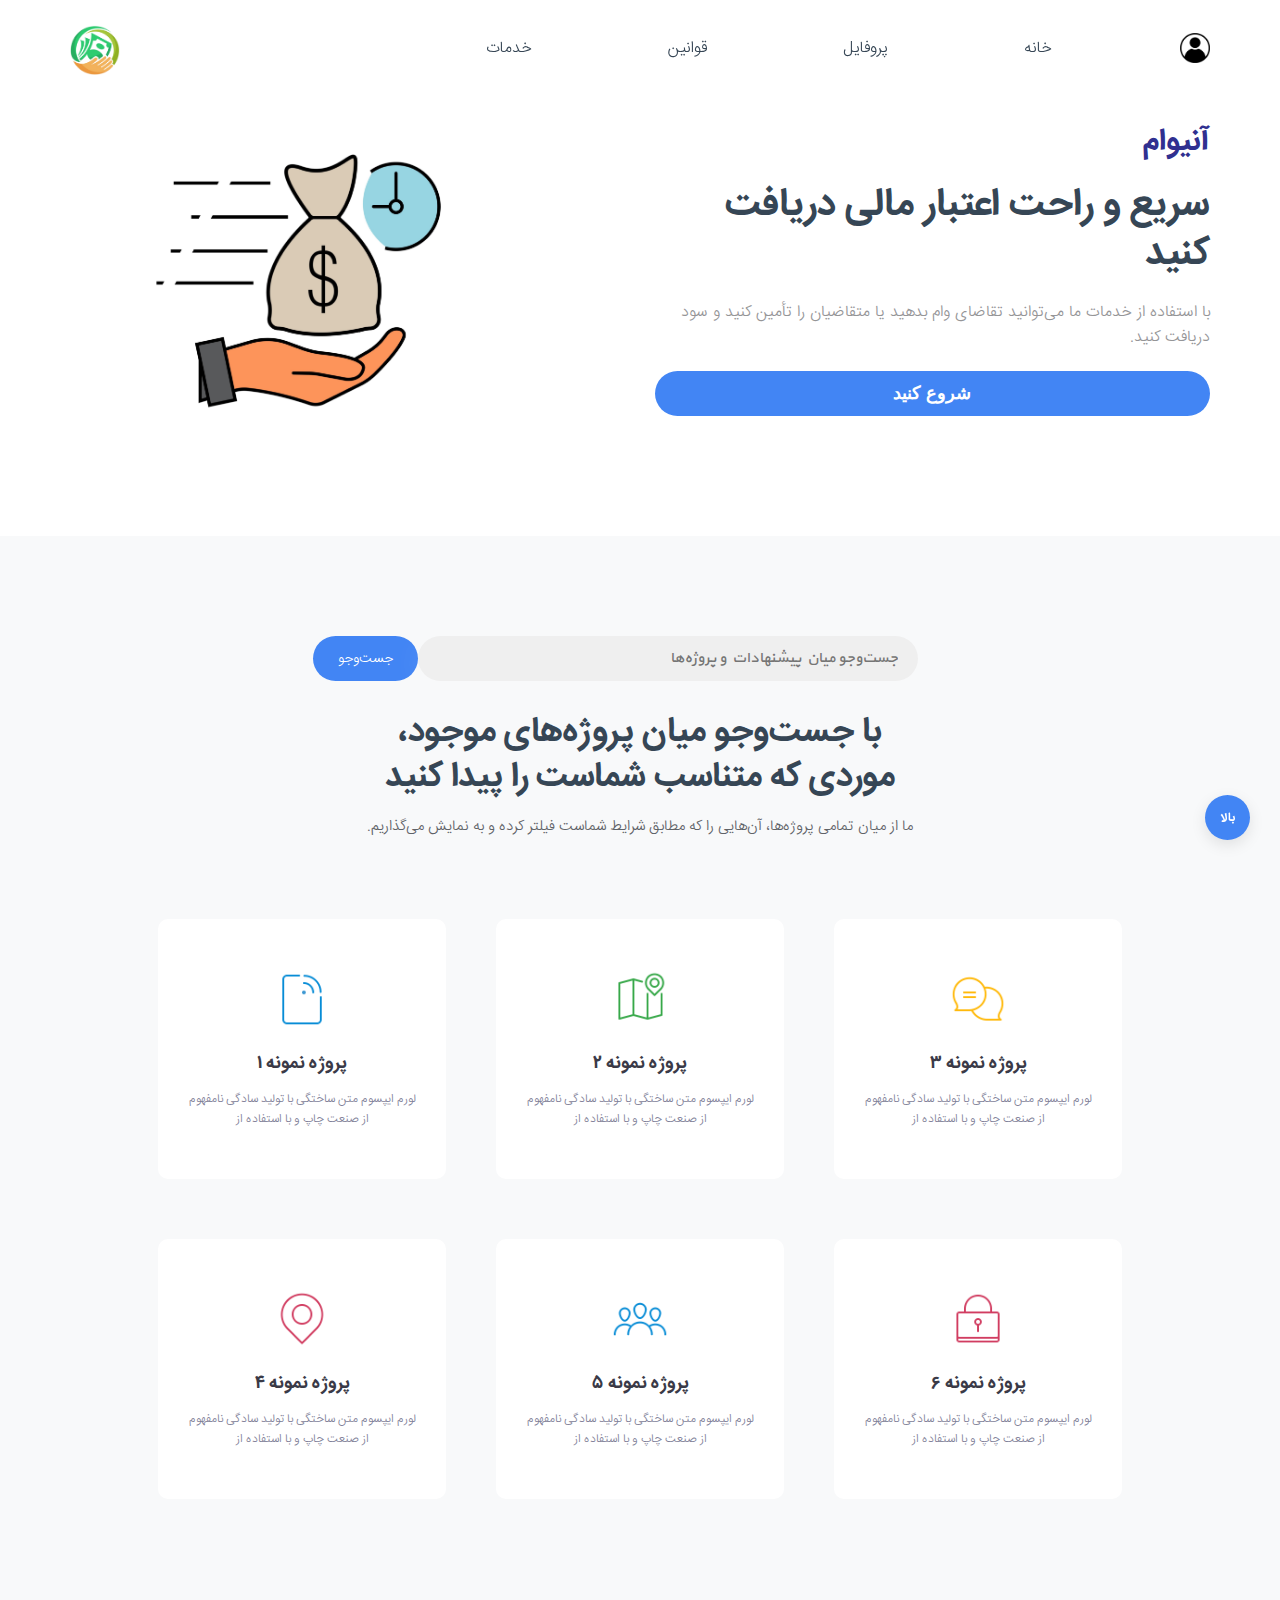
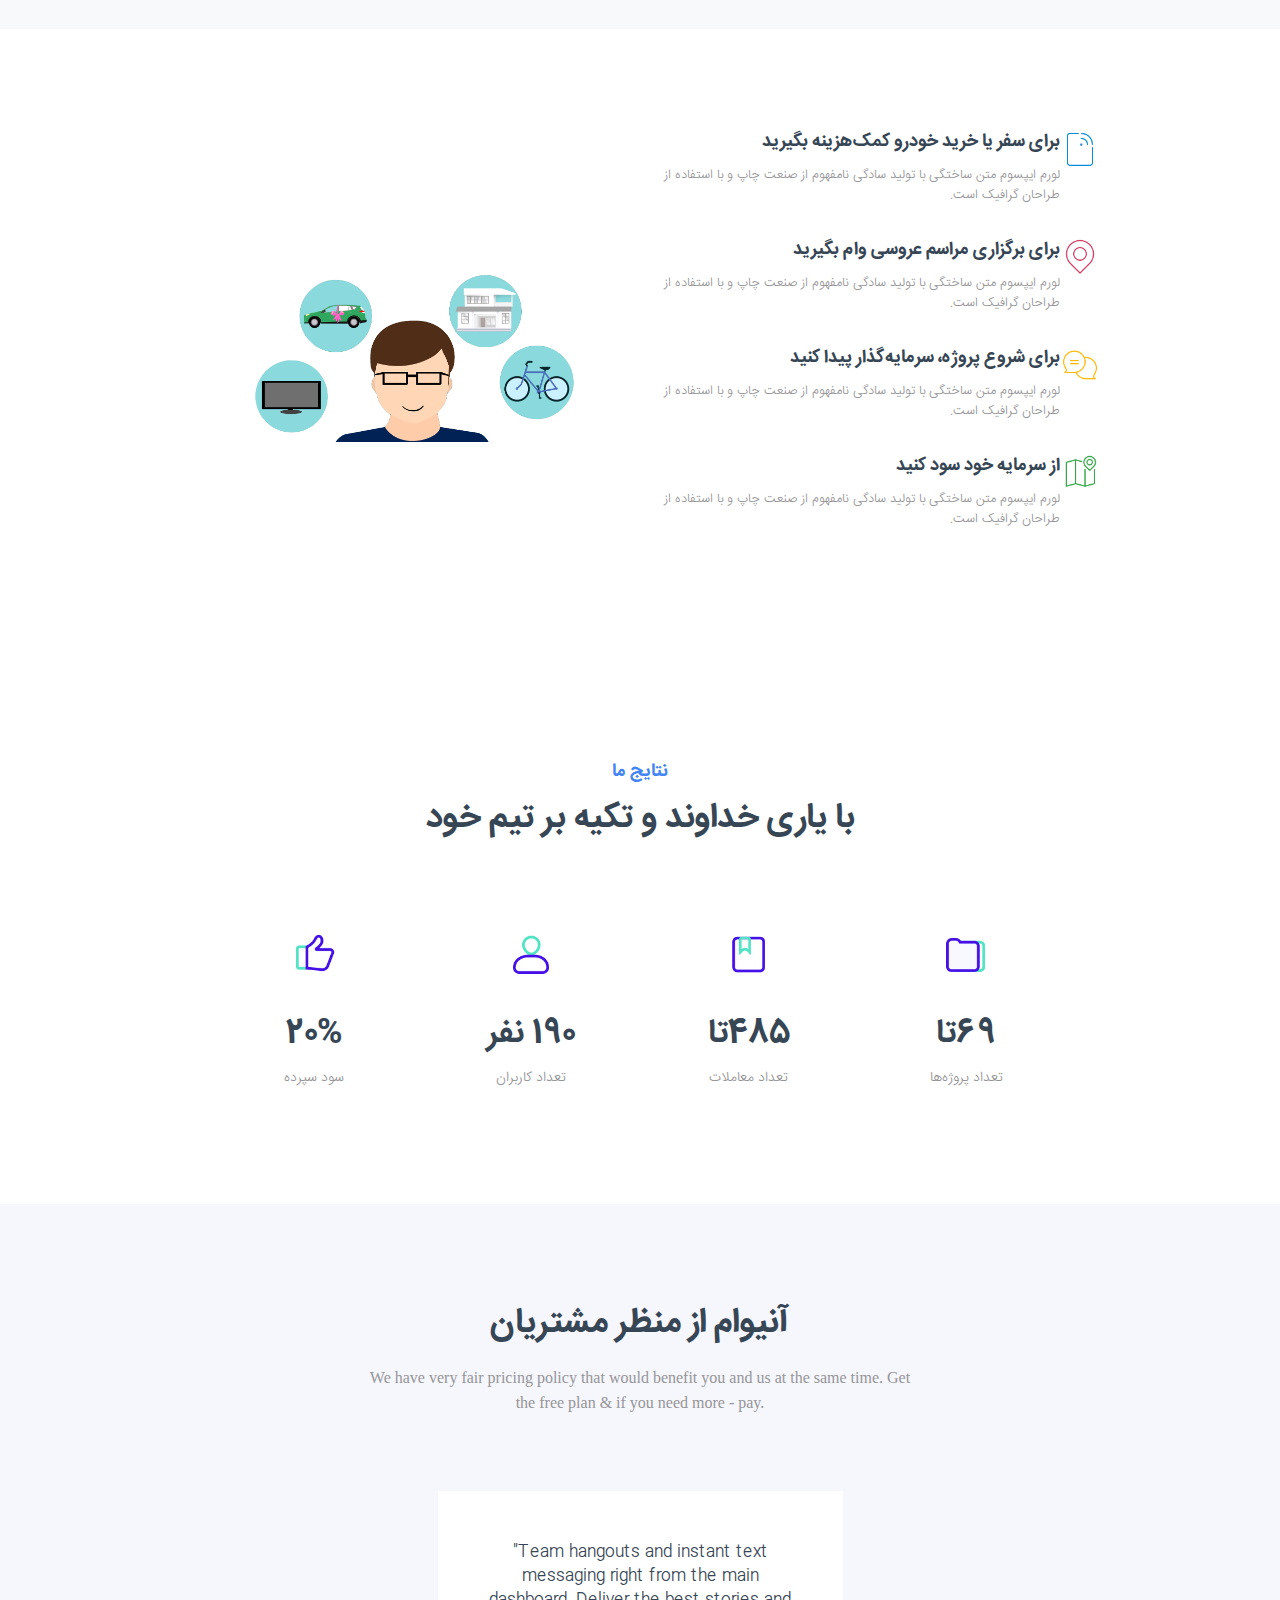
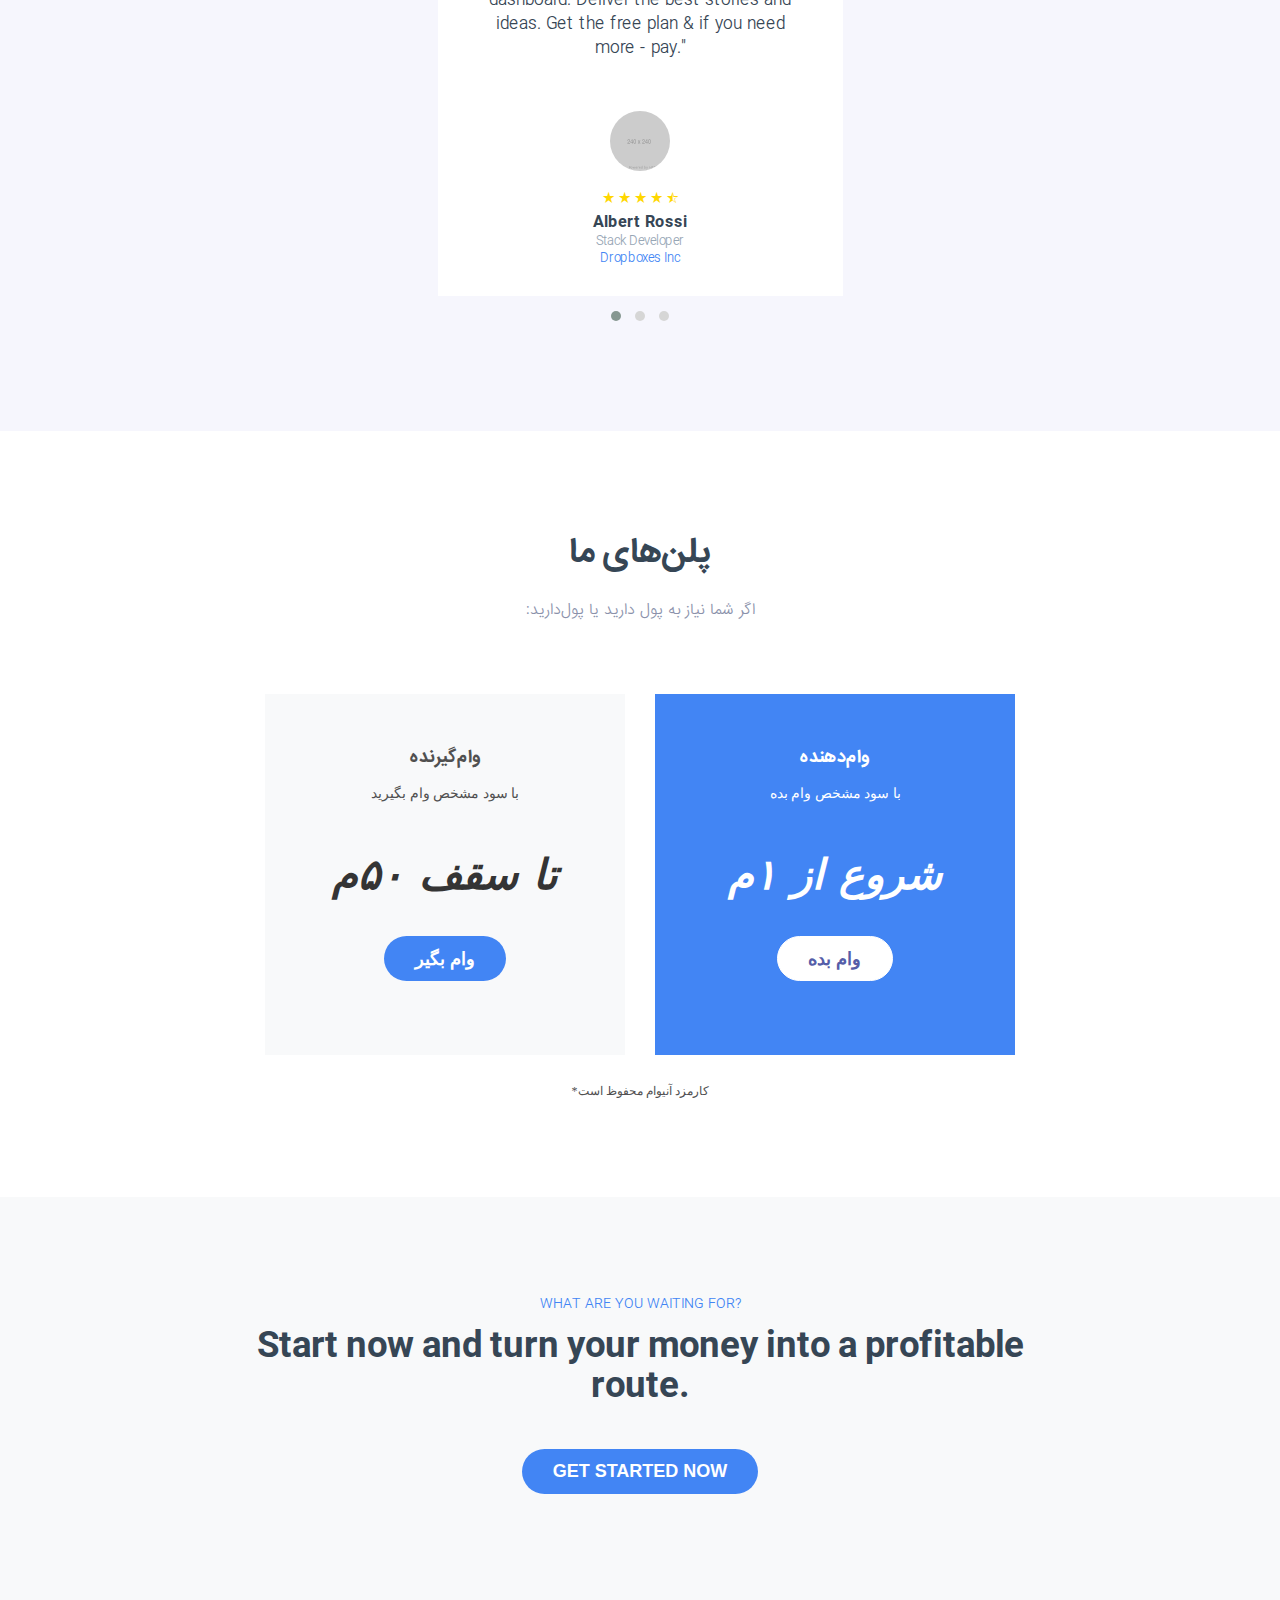
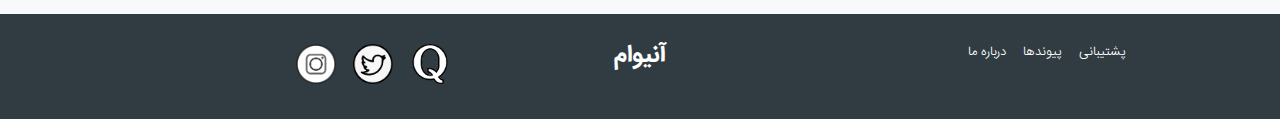
<file: index.html>
﻿<!DOCTYPE html>
<html lang="en">
  <head>
    <meta charset="utf-8">
    <title>پلتفرم مالی آنیوام</title>
    <link rel="icon" href="assets/icons/favicon.png" type="image/png" sizes="16x16">
    <meta name="viewport" content="width=device-width, initial-scale=1">
    <meta http-equiv="X-UA-Compatible" content="IE=edge">
    <!-- <meta name="description" content="Pelican Multipurpose Startup Business Template">
    <meta name="keywords" content="Pelican HTML Template, Pelican Startup Business Template, Startup Template"> -->
    <link href="assets/css/bootstrap.min.css" rel="stylesheet" type="text/css" media="all" />
    <!--<link rel="stylesheet" href="https://cdn.rtlcss.com/bootstrap/v4.2.1/css/bootstrap.min.css" integrity="sha384-vus3nQHTD+5mpDiZ4rkEPlnkcyTP+49BhJ4wJeJunw06ZAp+wzzeBPUXr42fi8If" crossorigin="anonymous">-->
    <link rel="stylesheet" href="assets/css/animate.css"> <!-- Resource style -->
    <link rel="stylesheet" href="assets/css/owl.carousel.css">
    <link rel="stylesheet" href="assets/css/owl.theme.css">
    <link rel="stylesheet" href="assets/css/ionicons.min.css"> <!-- Resource style -->
    <link href="assets/css/style.css" rel="stylesheet" type="text/css" media="all" />
  </head>
  <body>
    <div class="wrapper">
      <!-- Navbar Section -->
      <nav class="navbar navbar-expand-md navbar-light bg-light fixed-top">
        <div class="container container">
          <img src="assets/images/Logo.png" width="50" height="50">
          <p style="margin-left: 30px;">
          <!--<button class="navbar-toggler" type="button" data-toggle="collapse" data-target="#navbarSupportedContent" aria-controls="navbarSupportedContent" aria-expanded="false" aria-label="Toggle navigation">
            <span class="navbar-toggler-icon"></span>
          </button>-->
          <div class="collapse navbar-collapse" id="navbarSupportedContent">
            <ul class="navbar-nav ml-auto navbar-right">
              <li class="nav-item"><a class="nav-link js-scroll-trigger" href="assets/pages/services.html">خدمات</a></li>
              <li class="nav-item"><a class="nav-link js-scroll-trigger" href="assets/pages/rules.html">قوانین</a></li>
              <li class="nav-item"><a class="nav-link js-scroll-trigger" href="assets/pages/profile.html">پروفایل</a></li>
              <li class="nav-item"><a class="nav-link js-scroll-trigger" href="./index.html">خانه</a></li>
              <a href="assets/pages/login.html"><img src="assets/images/profile.png" width="30" height="30"></a>
            </ul>
          </div>
        </div>
      </nav>
      <!-- Navbar End -->


      <div id="main" class="main">
        <div class="hero">
          <div class="container">
            <div class="row align-center">
              <div class="col-md-12 col-lg-5">
                <img class="img-fluid" src="assets/images/instant-loans.jpg" alt="Hero">
              </div>
              <div class="col-md-12 col-lg-6 offset-lg-1">
                <div class="hero-content">
                  <h5 style="text-align: right">آنیوام</h5>
                  <h2 style="text-align: right">سریع و راحت اعتبار مالی دریافت کنید</h2>
                  <p dir="rtl" style="text-align: right; font-family: 'IranSans'">با استفاده از خدمات ما می‌توانید تقاضای وام بدهید یا متقاضیان را تأمین کنید و سود دریافت کنید.</p>
                  <div class="form">
                  <a href="https://google.com" class="btn btn-primary btn-action" style="display:block">شروع کنید</a>

                  <div id="response"></div>
                </div>
                </div>
              </div>
            </div>
          </div>
        </div>


        <div id="features" class="features">
          <div class="container-m">
            <div class="row text-center">
              <div class="col-md-12">
                <div class="form" style="align:center">
                  <form id="chimp-form" class="search-form" action="/search" method="get" accept-charset="UTF-8" autocomplete="off" novalidate>
                    <input class="submit-button" type="submit" value="جست‌وجو" align="center"><input class="mail" id="chimp-email" type="email" name="email" placeholder="جست‌وجو میان پیشنهادات و پروژه‌ها" autocomplete="off" style="text-align:right; width:500px">
                  </form>
                </div>
                <div class="features-intro">
                  <h2 style="margin-top: 30px">با جست‌وجو میان پروژه‌های موجود، موردی که متناسب شماست را پیدا کنید</h2>
                  <p dir="rtl" style="font-family: 'IranSans'; font-size: 15px; font-weight: lighter">ما از میان تمامی پروژه‌ها، آن‌هایی را که مطابق شرایط شماست فیلتر کرده و به نمایش می‌گذاریم. </p>
                </div>
              </div>
              <div class="col-sm-6 col-lg-4">
                <div class="feature-list">
                  <div class="card-icon">
                    <div class="card-img">
                      <img src="assets/icons/p1.png" width="60" alt="Feature">
                    </div>
                  </div>
                  <div class="card-text">
                    <h3>پروژه نمونه ۱</h3>
                    <p>لورم ایپسوم متن ساختگی با تولید سادگی نامفهوم از صنعت چاپ و با استفاده از</p>
                  </div>
                </div>
              </div>
              <div class="col-sm-6 col-lg-4">
                <div class="feature-list">
                  <div class="card-icon">
                    <div class="card-img">
                      <img src="assets/icons/p2.png" width="60" alt="Feature">
                    </div>
                  </div>
                  <div class="card-text">
                    <h3>پروژه نمونه ۲</h3>
                    <p>لورم ایپسوم متن ساختگی با تولید سادگی نامفهوم از صنعت چاپ و با استفاده از</p>
                  </div>
                </div>
              </div>
              <div class="col-sm-6 col-lg-4">
                <div class="feature-list">
                  <div class="card-icon">
                    <div class="card-img">
                      <img src="assets/icons/p3.png" width="60" alt="Feature">
                    </div>
                  </div>
                  <div class="card-text">
                    <h3>پروژه نمونه ۳</h3>
                    <p>لورم ایپسوم متن ساختگی با تولید سادگی نامفهوم از صنعت چاپ و با استفاده از</p>
                  </div>
                </div>
              </div>
              <div class="col-sm-6 col-lg-4">
                <div class="feature-list">
                  <div class="card-icon">
                    <div class="card-img">
                      <img src="assets/icons/p4.png" width="60" alt="Feature">
                    </div>
                  </div>
                  <div class="card-text">
                    <h3>پروژه نمونه ۴</h3>
                    <p>لورم ایپسوم متن ساختگی با تولید سادگی نامفهوم از صنعت چاپ و با استفاده از</p>
                  </div>
                </div>
              </div>
              <div class="col-sm-6 col-lg-4">
                <div class="feature-list">
                  <div class="card-icon">
                    <div class="card-img">
                      <img src="assets/icons/p5.png" width="60" alt="Feature">
                    </div>
                  </div>
                  <div class="card-text">
                    <h3> پروژه نمونه ۵</h3>
                    <p>لورم ایپسوم متن ساختگی با تولید سادگی نامفهوم از صنعت چاپ و با استفاده از</p>
                  </div>
                </div>
              </div>
              <div class="col-sm-6 col-lg-4">
                <div class="feature-list">
                  <div class="card-icon">
                    <div class="card-img">
                      <img src="assets/icons/p6.png" width="60" alt="Feature">
                    </div>
                  </div>
                  <div class="card-text">
                    <h3>پروژه نمونه ۶</h3>
                    <p>لورم ایپسوم متن ساختگی با تولید سادگی نامفهوم از صنعت چاپ و با استفاده از</p>
                  </div>
                </div>
              </div>
            </div>
          </div>
        </div>


        <div id="services" class="ar-ft-single">
          <div class="container-m">
            <div class="ar-feature">
              <div class="ar-image">
                <img class="ar-img img-fluid" src="assets/images/uses.png" width="420" alt="Hero Image">
             </div>
              <div class="ar-list">
                <ul>
                  <li>
                    <div class="ar-icon">
                      <img src="assets/icons/p1.png" width="40" alt="Icon">
                    </div>
                   <div class="ar-text" style="text-align:right" dir="rtl">
                     <h3>برای سفر یا خرید خودرو کمک‌هزینه بگیرید</h3>
                     <p style="font-family: 'IranSans'; font-size: 0.8rem">لورم ایپسوم متن ساختگی با تولید سادگی نامفهوم از صنعت چاپ و با استفاده از طراحان گرافیک است.</p>
                   </div>
                 </li>
                 <li>
                   <div class="ar-icon">
                     <img src="assets/icons/p4.png" width="40" alt="Icon">
                   </div>
                   <div class="ar-text" style="text-align:right" dir="rtl">
                     <h3 style="text-align:right">برای برگزاری مراسم عروسی وام بگیرید</h3>
                     <p style="font-family: 'IranSans'; font-size: 0.8rem">لورم ایپسوم متن ساختگی با تولید سادگی نامفهوم از صنعت چاپ و با استفاده از طراحان گرافیک است.</p>
                   </div>
                 </li>
                 <li>
                   <div class="ar-icon">
                     <img src="assets/icons/p3.png" width="40" alt="Icon">
                   </div>
                   <div class="ar-text" style="text-align:right" dir="rtl">
                     <h3 style="text-align:right">برای شروع پروژه، سرمایه‌گذار پیدا کنید</h3>
                     <p style="font-family: 'IranSans'; font-size: 0.8rem">لورم ایپسوم متن ساختگی با تولید سادگی نامفهوم از صنعت چاپ و با استفاده از طراحان گرافیک است.</p>
                   </div>
                 </li>
                 <li>
                   <div class="ar-icon">
                     <img src="assets/icons/p2.png" width="40" alt="Icon">
                   </div>
                   <div class="ar-text" style="text-align:right" dir="rtl">
                     <h3 style="text-align:right">از سرمایه‌ خود سود کنید</h3>
                     <p style="font-family: 'IranSans'; font-size: 0.8rem">لورم ایپسوم متن ساختگی با تولید سادگی نامفهوم از صنعت چاپ و با استفاده از طراحان گرافیک است.</p>
                   </div>
                 </li>
               </ul>
             </div>

          </div>
        </div>
      </div>


      <!--<div class="flex-split">
       <div class="f-left">
         <div class="left-content">
           <h2><span>Pelican</span> Analytics now got the next level</h2>
           <p>Just get the code and sit tight, you'll witness its power and performance in lead conversion.
              Powerful and productive technology.</p>
           <a href="#" class="btn btn-action"><span>Get Pelican</span></a>
         </div>
       </div>
       <div class="f-right">
         <div class="video-icon hidden-xs text-center">
           <a class="popup" href="https://www.youtube.com/watch?v=6NC_ODHu5jg"><i class="ion-ios-play"></i></a>
         </div>
       </div>
     </div>-->


   <!-- Counter Section -->
     <div class="yd-stats">
       <div class="container-s">
         <div class="row text-center">
           <div class="col-sm-12">
             <div class="intro">
               <h4>نتایج ما</h4>
               <h2>با یاری خداوند و تکیه بر تیم خود</h2>
             </div>
           </div>
           <div class="col-6 col-sm-3">
             <div class="counter-up">
               <div class="counter-icon">
                 <img src="assets/icons/i6.png" alt="Icon">
               </div>
                <h3><span class="counter">20</span>%</h3>
               <div class="counter-text">
                 <h2>سود سپرده</h2>
               </div>
             </div>
           </div>
           <div class="col-6 col-sm-3">
             <div class="counter-up">
               <div class="counter-icon">
                 <img src="assets/icons/i1.png" alt="Icon">
               </div>
                <h3 dir="rtl"><span class="counter">190</span> نفر</h3>
               <div class="counter-text">
                 <h2>تعداد کاربران</h2>
               </div>
             </div>
           </div>
           <div class="col-6 col-sm-3">
             <div class="counter-up">
               <div class="counter-icon">
                 <img src="assets/icons/i2.png" alt="Icon">
               </div>
                <h3 dir="rtl"><span class="counter">485</span>تا</h3>
               <div class="counter-text">
                 <h2>تعداد معاملات</h2>
               </div>
             </div>
           </div>
           <div class="col-6 col-sm-3">
             <div class="counter-up">
               <div class="counter-icon">
                 <img src="assets/icons/i5.png" alt="Icon">
               </div>
                <h3 dir="rtl"><span class="counter">69</span>تا</h3>
               <div class="counter-text">
                 <h2>تعداد پروژه‌ها</h2>
               </div>
             </div>
           </div>
         </div>
       </div>
     </div><!-- Counter Section Ends -->


      <div id="reviews" class="yd-reviews"><!-- Pelican Reviews -->
        <div class="container-s">
          <div class="row text-center">
            <div class="col-sm-12 col-lg-8 offset-lg-2">
              <div class="intro">
                <h1>آنیوام از منظر مشتریان</h1>
                <p>We have  very fair pricing policy that would benefit you and us at the same time.
                  Get the free plan &amp; if you need more - pay.
                </p>
              </div>
            </div>

            <div class="col-sm-12 col-lg-6 offset-lg-3 text-center">
              <div class="review-cards owl-carousel owl-theme">
                <div class="card-single">
                  <div class="review-text">
                    <h1>"Team hangouts and instant text messaging right from the main dashboard. Deliver the best stories and ideas.
                      Get the free plan & if you need more - pay."
                    </h1>
                  </div>
                  <div class="review-attribution">
                    <div class="review-img">
                      <img class="img-fluid rounded-circle" src="assets/icons/review-1.png" alt="Review">
                    </div>
                    <i class="ion ion-star"></i>
                    <i class="ion ion-star"></i>
                    <i class="ion ion-star"></i>
                    <i class="ion ion-star"></i>
                    <i class="ion ion-ios-star-half"></i>
                    <h2> Albert Rossi</h2>
                    <h6>Stack Developer</h6>
                    <a href="#">Dropboxes Inc</a>
                  </div>
                 </div>
                 <div class="card-single">
                  <div class="review-text">
                    <h1>"We have very fair pricing policy that would benefit you and us at the same time.
                      Choose what price you're willing to pay."
                    </h1>
                  </div>
                  <div class="review-attribution">
                    <div class="review-img">
                      <img class="img-fluid rounded-circle" src="assets/icons/review-2.png" alt="Review">
                    </div>
                    <i class="ion ion-star"></i>
                    <i class="ion ion-star"></i>
                    <i class="ion ion-star"></i>
                    <i class="ion ion-star"></i>
                    <i class="ion ion-ios-star-half"></i>
                    <h2> Melissa Vanbergh</h2>
                    <h6>Vice President</h6>
                    <a href="#">Vestor Corp</a>
                  </div>
                </div>
                <div class="card-single">
                  <div class="review-text">
                    <h1>"Team hangouts and instant text messaging right from the main dashboard. Deliver the best stories and ideas.
                      Get the free plan & if you need more - pay."
                    </h1>
                  </div>
                  <div class="review-attribution">
                    <div class="review-img">
                      <img class="img-fluid rounded-circle" src="assets/icons/review-3.png" alt="Review">
                    </div>
                    <i class="ion ion-star"></i>
                    <i class="ion ion-star"></i>
                    <i class="ion ion-star"></i>
                    <i class="ion ion-star"></i>
                    <i class="ion ion-star"></i>
                    <h2> Joshua Peterson</h2>
                    <h6>Product Developer</h6>
                    <a href="#">Betabet Inc</a>
                  </div>
                </div>
              </div>
            </div>
          </div>
        </div>
      </div>
      <!-- Pelican Reviews Ends -->



      <div id="pricing" class="pricing-section text-center">
        <div class="container">
          <div class="row">
            <div class="col-sm-8 offset-sm-2">
              <div class="pricing-intro">
                <h1>پلن‌های ما</h1>
                <p dir="rtl" style="font-family: 'IranSans'; font-weight: lighter">
                  اگر شما نیاز به پول دارید یا پول‌دارید:
                </p>
              </div>
              <div class="row">
                <div class="col-md-6">
                  <div class="table-left">
                    <h3>وام‌گیرنده</h3>
                    <p>با سود مشخص وام بگیرید</p>
                    <div class="pricing-details">
                     <span>تا سقف ۵۰م</span>
                    </div>
                    <button class="btn btn-primary btn-action" type="button">وام بگیر</button>
                  </div>
                </div>

                <div class="col-md-6">
                  <div class="table-right">
                    <h3>وام‌دهنده</h3>
                    <p>با سود مشخص وام بده</p>

                    <div class="pricing-details">
                     <span>شروع از ۱م</span>
                    </div>
                    <button class="btn btn-primary btn-action btn-white" type="button">وام بده</button>
                  </div>
                </div>
              </div>
              <p class="refund-txt">*کارمزد آنیوام محفوظ است</p>
            </div>
          </div>
        </div>
      </div>



      <div id="buy" class="cta-sm">
        <div class="container-m text-center">
          <div class="cta-content">
            <h4>WHAT ARE YOU WAITING FOR?</h4>
            <h1>Start now and turn your money into a profitable route.</h1>
            <a class="btn-action" href="#">Get Started now</a>
          </div>
        </div>
      </div>


      <!-- Pelican Footer Section -->
      <div class="footer-sm">
        <div class="container-m">
          <div class="row">
            <div class="col-md-4" align="left">
              <ul>
                <li><a href="https://instagram.com"><img src="assets/images/insta.png" height="40" width="40"></a></li>
                <li><a href="https://twitter.com"><img src="assets/images/tweet.png" height="40" width="40"></a></li>
                <li><a href="http://shalqam.ir"><img src="assets/images/shlqm.png" height="40" width="40"></a></li>
              </ul>
            </div>
            <div class="col-md-4">
              <a class="footer-logo" href="#">آنیوام</a>
            </div>
            <div class="col-md-4">
              <ul>
                <li><a href="#">درباره ما</a></li>
                <li><a href="#">پیوندها</a></li>
                <li><a href="#">پشتیبانی</a></li>
              </ul>
            </div>
          </div>
        </div>
      </div>


       <!-- Scroll To Top -->
        <div id="back-top" class="bk-top">
          <div class="bk-top-txt">
             <a class="back-to-top js-scroll-trigger" href="#main">بالا</a>
          </div>
        </div>
       <!-- Scroll To Top Ends-->

      </div> <!-- Main -->
    </div><!-- Wrapper -->


    <!-- Jquery and Js Plugins -->
    <script type="text/javascript" src="assets/js/jquery-2.1.1.js"></script>
    <script type="text/javascript" src="assets/js/popper.min.js"></script>
    <script type="text/javascript" src="assets/js/bootstrap.min.js"></script>
    <script type="text/javascript" src="assets/js/jquery.validate.min.js"></script>
    <script type="text/javascript" src="assets/js/plugins.js"></script>
    <script type="text/javascript" src="assets/js/custom.js"></script>
    <script type="text/javascript" src="http://localhost:35729/livereload.js"></script>
  </body>
</html>
</file>
<file: assets/css/style.css>
/*
 1. Reset.css
 2. navigation Styling
 3. Hero section
 4. Features Section counter
 5. Feature Single
 6. Video Split Section
 7. Services Section
 8. Pricing tables
 9. Reviews
 10. CTA
 11. Footer and Scroll Top
 12. Media Queries
 -----*/

/* http://meyerweb.com/eric/tools/css/reset/
   v2.0 | 20110126
   License: none (public domain)
*/

html, body, div, span, applet, object, iframe,
h1, h2, h3, h4, h5, h6, p, blockquote, pre,
a, abbr, acronym, address, big, cite, code,
del, dfn, em, img, ins, kbd, q, s, samp,
small, strike, strong, sub, sup, tt, var,
b, u, i, center,
dl, dt, dd, ol, ul, li,
fieldset, form, label, legend,
table, caption, tbody, tfoot, thead, tr, th, td,
article, aside, canvas, details, embed,
figure, figcaption, footer, header, hgroup,
menu, nav, output, ruby, section, summary,
time, mark, audio, video, center {
	margin: 0;
	padding: 0;
	border: 0;
	font-size: 100%;
	font-family: IranSans;
	vertical-align: baseline;
}
/* HTML5 display-role reset for older browsers */
article, aside, details, figcaption, figure,
footer, header, hgroup, menu, nav, section {
	display: block;
}
body {
	line-height: 1;
}
ol, ul {
	list-style: none;
}
blockquote, q {
	quotes: none;
}
blockquote:before, blockquote:after,
q:before, q:after {
	content: '';
	content: none;
}
table {
	border-collapse: collapse;
	border-spacing: 0;
}


/* --- Common Styles ---*/

h1, h2, h3, h4, h5, h6 {
	font-family: 'IranSans';
  font-size: 16px;
}

p {
	font-family: 'Open Sans';
	font-size: 14px;
}

/*----- Helper Classes -----*/

html * {
	text-rendering: optimizeLegibility !important;
  -webkit-font-smoothing: antialiased;
  -moz-osx-font-smoothing: grayscale;
}

body {
	-webkit-font-smoothing: antialiased;
	-moz-osx-font-smoothing: grayscale;
}

*, *:after, *:before {
  -webkit-box-sizing: border-box;
  -moz-box-sizing: border-box;
  box-sizing: border-box;
}

@font-face {
font-family: "IranSans";
src: url("../fonts/IRANSans.woff") format("woff");
font-weight: normal;
}

@font-face {
font-family: "IranSans";
src: url("../fonts/IRANSans-Bold.woff") format("woff");
font-weight: bold;
}

@font-face {
font-family: "IranSans";
src: url("../fonts/IRANSans-Light.woff") format("woff");
font-weight: lighter;
}

@font-face {
font-family: "Yekan";
src: url("../fonts/Yekan.woff") format("woff");
}

#loading {
   width: 100%;
   height: 100%;
   top: 0px;
   left: 0px;
   position: fixed;
   opacity: 1;
   background-color: #F2F2F2;
   z-index: 9999;
   text-align: center;
}

#loading-image {
	display: inline;
  top: 40%;
  position: relative;
  z-index: 9999;
}

.container-m {
	max-width: 1024px;
	margin: 0 auto !important;
	padding-left: 20px;
	padding-right: 20px;
	position: relative;
}

.container-s {
	max-width: 920px;
	margin: 0 auto !important;
	padding-left: 20px;
	padding-right: 20px;
	position: relative;
}


/*------ Navbar Styling ------*/

.navbar {
  font-family: "IranSans";
	padding-top: 25px;
	padding-bottom: 25px;
	background-color: transparent !important;
	-webkit-transition: 0.5s all ease;
	transition: 0.5s all ease;
}

.navbar .navbar-brand {
	font-family: 'IranSans';
	font-size: 36px;
	font-weight: 600;
	letter-spacing: 0;
	color: #959597 !important;
	vertical-align: middle;
}

.navbar .navbar-brand img {
	vertical-align: middle;
	margin-right: 0.3em;
}

.navbar .navbar-toggler {
	border: none;
}

.navbar span.navbar-toggler-icon {
	background-image: url("data:image/svg+xml;charset=utf8,%3Csvg viewBox='0 0 32 32' xmlns='http://www.w3.org/2000/svg'%3E%3Cpath stroke='rgba(0,0,0, 0.9)' stroke-width='2' stroke-linecap='round' stroke-miterlimit='10' d='M4 8h24M4 16h24M4 24h24'/%3E%3C/svg%3E");
}

.navbar span.navbar-toggler-icon::before {
	outline: none;
}

.navbar .navbar-toggler:focus {
	outline: none;
}

.navbar-nav {
	text-align: center;
	margin-top: 15px;
	background-color: transparent;
	-webkit-transition: 0.5s all ease; /* For Safari 3.1 to 6.0 */
	transition: 0.5s all ease;
	position: center;
}

.navbar-nav .nav-item {
	margin-right: 0;
	margin-top: 1.5rem;
	font-size: 1rem;
	font-weight: 400;
  text-transform: capitalize;
  color: #563D7C;
}

.navbar-nav .nav-item .nav-link {
  color: #364655;
	font-weight: 500;
	font-size: 1rem;

}

.nav-white .navbar-nav {
	background: transparent;
}

.nav-white .nav-item .nav-link {
	font-size: 1rem;
	text-transform: capitalize;
  color: #FFFFFF;
}

.nav-white .nav-item .nav-link:hover {
  color: #00eaff;
	font-size: 3rem;
	-webkit-transition: 0.5s;
	transition: 0.5s;
}

.nav-white .navbar-brand {
	color: #FFFFFF;
}

@media only screen and (max-width: 768px) {

	.navbar {
		/*background: rgba(255, 255, 255, 0.99) !important;*/
		padding-top: 10px;
		padding-bottom: 10px;
	}

	.navbar .navbar-nav {
		padding-bottom: 25px;
	}

	.navbar-nav {
		background-color: #FFFFFF;
	}

	.nav-white .nav-item .nav-link {
		color: #4957B8;
	}

	.navbar .btn-cta {
		padding: 0 30px;
	}

}

@media only screen and (min-width: 240px) {

.navbar.past-main {
	padding-top: 15px;
	padding-bottom: 15px;
	background-color: rgba(255, 255, 255, 0.99) !important;
	-webkit-box-shadow: 0 2px 3px 0 rgba(96, 96, 96, 0.1);
	-moz-box-shadow: 0 2px 3px 0 rgba(96, 96, 96, 0.1);
	box-shadow: 0 2px 3px 0 rgba(96, 96, 96, 0.1);
}

.navbar.effect-main {
  -webkit-transition: all 0.3s;
  transition: all 0.3s;
}

.navbar.past-main .navbar-brand {
	color: #4285f4 !important;
}

.nav-white.past-main .nav-item .nav-link {
  color: #364655;
	font-weight:500;
}

.navbar.past-main .nav-item .nav-link {
	font-weight: 500;
}

.nav-white.past-main .navbar-brand {
	color: #364655;
}

.navbar.past-main span.navbar-toggler-icon {
	background-image: url("data:image/svg+xml;charset=utf8,%3Csvg viewBox='0 0 32 32' xmlns='http://www.w3.org/2000/svg'%3E%3Cpath stroke='rgba(0,0,0, 0.8)' stroke-width='2' stroke-linecap='round' stroke-miterlimit='10' d='M4 8h24M4 16h24M4 24h24'/%3E%3C/svg%3E");
}

.nav-white.effect-main {
  -webkit-transition: all 0.3s;
  transition: all 0.3s;
}

/*----------------------------------------------------------
--------------- Hero Home Styling Starts -------------------
----------------------------------------------------------*/



.home {
	background: #f7f8f9;
}


.hero {
	padding: 100px 0 100px 0;
	background: #FFF;

}

.hero .hero-content {
	text-align: center;
}

.hero h5 {
	font-size: 30px;
	font-weight: 600;
	color: #303090;
	line-height: 1.2;
	letter-spacing: 0px;
	margin-bottom: 20px;
}


.hero h2 {
	font-size: 20px;
	font-weight: 700;
	color: #364655;
	color: #364655;
	line-height: 1.3;
	letter-spacing: -1px;
}

.hero p {
	font-size: 16px;
	font-weight: 500;
	color: #627382;
	color: #959597;
	line-height: 1.6;
	letter-spacing: 0;
	margin-top: 20px;
}


.hero img {
	margin-top: 25px;
}

.hero-img-box img {
	margin-top: 50px;
}

.form-note p {
	font-size: 12px;
}


.hero .row, .app-feature .row, .flex-split .row, .hero .row {
    display: -webkit-box;
    display: -webkit-flex;
    display: -ms-flexbox;
    display: flex;
    -webkit-flex-wrap: wrap;
    -ms-flex-wrap: wrap;
    flex-wrap: wrap;
    margin-right: -15px;
    margin-left: -15px;
	}

.align-center {
    -webkit-box-align: center!important;
    -webkit-align-items: center!important;
    -ms-flex-align: center!important;
    align-items: center!important;
}

.chimp-form .mail {
	font-family: "Yekan";
	position: center;
	background-color: #F9F9F9;
  box-shadow: none;
  -webkit-box-sizing: content-box;
  -moz-box-sizing: content-box;
  box-sizing: content-box;
  transition: all .3s;
}

.form {
	padding-top: 0px;
	position: center;
}

.form input {
  color: #222222;
  font-family: 'Yekan';
  padding: 0;
  font-size: 15px;
	font-weight: 500;
	height: 45px;
  border: 0;
  border-radius: 30px;
	background-color: #EFEFEF;
  outline: none;
  padding: 0 20px 0 20px;
	box-shadow: 0 5px 30px rgba(255, 255, 255, 0.1);
}

.form input:focus {
	outline: none !important;
	border-color: transparent;
}

.form .submit-button {
  height: 45px;
  border: 0;
  border-radius: 30px;
  margin-left: -50px;
  padding: 0 25px 0 25px;
	background: #4285f4;
	font-family: 'IranSans';
	font-size: 14px;
	font-weight: 500;
	text-transform: capitalize;
	letter-spacing: 0;
  color: #FFFFFF;
	cursor: pointer;
  outline: none;
	box-shadow: 0 5px 30px rgba(255, 255, 255, 0.05);
	-webkit-transition: 500ms;
	-moz-transition: 500ms;
	transition: 500ms;
}


#email-error {
	position: absolute;
	left: 20%;
	right: 0;
	bottom: 0%;
	font-family: 'Yekan';
	font-size: 13px;
	font-weight: 500;
	color: #FF3333;
}

#response {
	position: absolute;
	left: 20%;
	bottom: -90%;
	vertical-align: middle;
	font-family: 'IranSans';
	font-size: 13px !important;
	font-weight: 500 !important;
	margin: 0 !important;
	color: #15ccbe;
}

#response h4 {
	font-size: 13px !important;
	font-weight: 500 !important;
	text-align: center;
}

#chimp-email-error {
	position: absolute;
	left: 20%;
	bottom: -90%;
	vertical-align: middle;
	text-align: center;
	font-family: 'Yekan';
	font-size: 13px;
	font-weight: 500;
	color: red;
}

.success-message {
	color:#33cc33;
	margin-top: 5px;
}

.form-note p {
	font-size: 12px;
}

@media only screen and (max-width: 420px) {

	.form input {
	  padding: 0 75px 0 20px;
	}

	.form .submit-button {
	  margin-left: 0;
		margin-top: 10px;
	}
}


.btn-action {
	font-family: 'Helvetica';
	display: inline-block;
  height: 45px;
  padding: 0 30px;
  text-align: center;
  font-size: 18px;
  font-weight: 600;
  line-height: 42px;
  letter-spacing: 0px;
	margin: 20px 0;
  text-transform: uppercase;
	text-decoration: none !important;
  white-space: nowrap;
  cursor: pointer;
	background-color: #387ed1;
	background: #4285f4;
  color: #FFFFFF;
  border: 1px solid transparent !important;
  border-radius: 50px;
  box-sizing: border-box;
	-webkit-transition: 0.2s;
	-moz-transition: 0.2s;
	transition: 0.2s;
}

.btn-action:hover {
	color: #FFFFFF;
	box-shadow: 0 5px 25px 0 rgba(0, 0, 100,.2);
	border: 1px solid transparent !important;
	outline: none !important;
	text-decoration: none;
}

.btn-action:focus, .btn-action:active {
	background: #663399;
	color: #FFFFFF;
	border: 1px solid transparent !important;
	outline: none !important;
}

#wrapper {
  width:500px;
  clear:both;
}
#first {
  background-color:#2ECC70;
  width:200px;
  float:left;
}
#second {
  background-color:#bada55;
  width:200px;
  float:left;
}
#third {
  background-color:#F3B25C;
  width:200px;
  float:left;
}



/*---------------------------------------------
----------- Features Section Styles------------
---------------------------------------------*/

.features {
	padding: 100px 0;
	background: #f8f9fa;
}

.features-intro {
	margin-bottom: 50px;
}

.features-intro h2 {
	font-size: 20px;
	font-weight: 600;
	color: #364655;
	line-height: 1.3;
	max-width: 540px;
	margin: 0 auto;
	margin-top: 10px;
	margin-bottom: 10px;
}

.features-intro p {
	font-size: 16px;
  font-weight: 500;
  line-height: 1.6;
	letter-spacing: 0.01em;
  color: #5f6368;
	max-width: 600px;
	margin: 0 auto;
	margin-top: 15px;
	margin-bottom: 15px;
}


.feature-list {
	margin: 30px 10px;
	padding: 50px 30px;
	border-radius: 10px;
	background: #FFFFFF;
	max-width: 600px;
}
/*
.card-icon {
	width: 80px;
  height: 80px;
  border-radius: 50%;
	margin: 0 auto;
  background: rgba(30, 166, 154, 0.08);
	box-shadow: 0 5px 30px rgba(0, 0, 0, 0.08);
	background: #ece7fe;
	background: #FFFFFF;
  display: table;
  text-align: center;
}

.card-img {
  display: table-cell;
  vertical-align: middle;
  text-align: center;
}
*/
.card-img img {
	vertical-align: middle;
}

.card-text {
	margin-top: 25px;
}

.card-text h3 {
	font-size: 18px;
	font-weight: 600;
	color: #3a3a47;
	margin-bottom: 15px;
}

.card-text p {
	font-family: 'IranSans';
	font-weight: lighter;
	font-size: 12px;
	font-weight: 500;
	color: rgb(129, 129, 152);
	line-height: 1.6;
	max-width: 250px;
	margin: 0 auto;
}

.flex-inner {
	margin: 50px 0;
}

.flex-inner .f-image {
	padding: 0 35px;
}

.flex-inner .f-text {
	padding: 0 35px;
}

 .flex-inner .f-text {
	-webkit-box-flex:1;
	-ms-flex:1;
	flex:1;
	text-align: center;
}

.flex-inner .f-text h1 {
	font-size: 24px;
	font-weight: 700;
	color: #3a3a47;
	line-height: 1.4;
	letter-spacing: -1px;
	margin-top: 20px;
}

.flex-inner .f-text  p {
	font-size: 14px;
  font-weight: 400;
  line-height: 1.6;
	letter-spacing: 0.01em;
  color: #8B92AB;
	margin-top: 15px;
	margin-bottom: 10px;
}

.flex-inner .f-text .left-content a {
	font-family: "IranSans";
	font-size: 14px;
	font-weight: bold;
	position: relative;
  display: inline-block;
  text-decoration: none;
}


/* ----- Client Sectiion Styling ----- */

.client-section {
	background-color: #eef2f5;
	padding: 25px 25px;
	border: 1px solid #eef2f5;
}


.clients .single img {
	max-width: 50%;
	display: inline-block;
}



/* ----- Pricing Tables Styling Starts ----- */

.pricing-section {
	width: 100%;
	height: 100%;
	padding-top: 100px;
	padding-bottom: 100px;
	background: #FFFFFF;
}


.pricing-intro h1 {
	font-size: 28px;
	color: #364655;
	font-weight: 700;
	line-height: 1.4;
	margin-bottom: 20px;
}


.pricing-intro p {
	font-size: 16px;
	font-weight: 500;
	line-height: 1.6;
	letter-spacing: 0.01em;
	color: #8B92AB;
	margin-top: 10px;
	margin-bottom: 50px;
}

.pricing-details {
	padding: 50px 0 0 0;
}

.pricing-section .table-left, .pricing-section .table-right {
	padding: 15%;
	margin: 0 auto;
	margin-bottom: 30px;
	background-color: #f8f9fa;
	border: transparent;
	max-width: 400px;
}


.table-left h3, .table-right h3 {
	font-size: 18px;
	font-weight: 600;
	color: #505050;
	margin-bottom: 15px;
}

.table-left p, .table-right p {
	font-size: 14px;
	font-weight: 500;
	color: #505050;
	line-height: 1.4;
}

.pricing-section .table-right {
	color: #FFFFFF !important;
	background-color: #4285f4;
}

.pricing-section .table-right h3, .pricing-section .table-right p {
	color: #FFFFFF !important;
}


.table-left .icon, .table-right .icon {
	padding: 50px 50px 40px 50px;
}

.table-left .icon img, .table-right .icon img {
	width: 60px;
	height: 60px;
	margin: 0 auto;
}

.table-left .pricing-details span, .table-right .pricing-details span {
	display: inline-block;
	font-family: 'Serif';
	font-style: italic;
	font-size: 42px;
	font-weight: 600;
	color: #343434;
	margin-bottom: 20px;
}

.table-left .pricing-details h2, .table-right .pricing-details h2 {
	font-size: 21px;
	font-weight: 500;
	color: #505050;
	margin-bottom: 30px;
}

.table-left .pricing-details p, .table-right .pricing-details p {
	font-size: 14px;
	font-weight: 300;
	color: #505050;
	letter-spacing: 1px;
	line-height: 1.4;
}

.table-right .pricing-details h2, .table-right .pricing-details span {
	color: #FFFFFF !important;
}


.pricing-section .table-left, .pricing-section .table-right {
	margin-top: 20px;
}

.pricing-section .table-center {
	margin-top: 0;
}

.pricing-section .btn-action {
	background-color: #4285f4;
	border-color: #4285f4;
}

.btn-white {
	color: #555da8;
	background-color: #FFFFFF !important;
	border-color: #FFFFFF !important;
}


.pricing-section .btn-white:hover {
	color: #555da8;
}

.pricing-section .refund-txt {
	font-size: 12px;
	font-weight: 500;
	color: #505050;
}



/* ----- Features Section Styling Starts ----- */


.flex-split {
	width: 100%;
	height: 100%;
	position: relative;
	display: -webkit-flex;
	display: flex;
	-webkit-flex-direction: column;
	flex-direction: column;
}

.flex-split .f-left {
	flex: 1 0 50%;
	background: #F9F9F9;
}

.flex-split .f-right {
	flex: 1 0 50%;
	background: linear-gradient(to right, rgba(0, 0, 0, 0), rgba(86, 61, 124, 0)), url(../images/ww.jpg) no-repeat center center;
	background-size: cover;
}

.flex-split .f-right img {
	margin-top: 0;
}

.flex-split .f-left {
	padding: 50px;
}

.flex-split .f-left  h2 {
	font-size: 20px;
	color: #364655;
	font-weight: 700;
	line-height: 1.2;
	margin-top: 40px;
}

.flex-split .f-left  p {
	font-size: 16px;
	color: #627382;
	font-weight: 500;
	line-height: 1.4;
	letter-spacing: 1px;
	margin-top: 20px;
	margin-bottom: 30px;
}

.flex-split .btn-action {
	margin-top: 15px;
	margin-bottom: 20px;
}


.flex-split .video-icon {
	position: absolute;
	top: 45%;
	left:50%;
	right:0;
	outline: none;
}

.flex-split .video-icon i {
	display: inline-block;
  position: relative;
  width: 50px;
  height: 50px;
	padding-left: 7px;
  text-decoration: none;
  text-align: center;
  color: #4285f4;
	background: #FFFFFF;
  font-size: 34px;
  font-weight: normal;
  line-height: 1.55em;
  -webkit-border-radius:50%;
	-moz-border-radius:50%;
	border-radius: 50%;
	box-shadow:0 5px 10px rgba(0, 0, 0, .15);
}


.main-2 .flex-split .f-right {
	flex: 1 0 50%;
	background: url(../images/half_bg.jpg) no-repeat center center;
	background-size: cover;
}

.main-2 .flex-split .video-icon i {
  color: rgba(0, 0, 0, 0.9);
}




/*----------- Flex Features ------------*/

.features-flex {
	padding: 100px 0;
}

.flex-intro {
	margin-bottom: 50px;
	text-align: center;
}

.flex-intro h2 {
	font-size: 20px;
	font-weight: 600;
	color: #364655;
	line-height: 1.3;
	margin-bottom: 10px;
}

.flex-intro p {
	font-size: 16px;
  font-weight: 500;
  line-height: 1.6;
	letter-spacing: 0.01em;
  color: #959597;
	max-width: 630px;
	margin: 0 auto;
	margin-top: 15px;
	margin-bottom: 15px;
}


.flex-inner {
	margin: 50px 0;
}

.flex-inner .f-image {
	padding: 0 35px;
}

.flex-inner .f-text {
	padding: 0 35px;
}

 .flex-inner .f-text {
	-webkit-box-flex:1;
	-ms-flex:1;
	flex:1;
	text-align: center;
}

.flex-inner .f-text h2 {
	font-size: 24px;
	font-weight: 600;
	color: #364655;
	line-height: 1.3;
	margin-top: 20px;
}

.flex-inner .f-text  p {
	font-size: 14px;
  font-weight: 400;
  line-height: 1.6;
	letter-spacing: 0.01em;
  color: #959597;
	margin-top: 15px;
	margin-bottom: 15px;
}


.flex-inner .f-text .left-content a {
	font-family: "IranSans";
	font-size: 14px;
	font-weight: bold;
	color: #8798ab;
	position: relative;
  display: inline-block;
  text-decoration: none;
}

.flex-inner .f-text .left-content a::after {
	content: "";
	position: absolute;
	left: 0;
	bottom: -20%;
	height: 1px;
	width: 50px;
	background: #8798ab;
	-webkit-transition: 0.3s;
	transition: 0.3s;
}

.flex-inner .f-text .left-content a:hover::after {
	width: 75px;
}

.flex-inner .f-text .left-content a:hover {
	text-decoration: none;
}

.flex-inner.flex-inverted .f-image {
	-webkit-box-ordinal-group:2;
	-ms-flex-order:1;
	order:1
}




/*---------------------------------------------------
-------------- Ar Feature Item Styling --------------
---------------------------------------------------*/

	.ar-ft-single {
		padding: 100px 0;
	}

	.ar-feature {
		text-align: center;
		display: block;
		-webkit-box-align: center;
		-ms-flex-align: center;
		align-items: center;
		overflow: hidden;
}

	.ar-feature .ar-list {
		-webkit-box-flex: 1;
		-ms-flex: 1 0 40%;
		flex: 1 0 40%;
		text-align: left;
	}

	.ar-feature .ar-image {
		-webkit-box-flex: 1;
		-ms-flex: 1 0 40%;
		flex: 1 0 40%;
		margin-left: 0;
	}

	.ar-list ul {
		list-style-type: none;
		overflow: hidden;
		margin-top: 0;
	}

	.ar-list ul li {
		margin-bottom: 30px;
		overflow: hidden;
	}

	.ar-feature .ar-icon {
		float: right;
		width: 15%;
	}

	.ar-feature .ar-icon img {
		margin-top: 0;
		vertical-align: middle;
	}

	.ar-feature .ar-text {
		float: right;
		width: 85%;
	}

	.ar-feature .ar-text h3 {
		font-size: 18px;
		color: #364655;
	  font-weight: 600;
	  line-height: 1.5;
	  margin-bottom: 10px;
	}

	.ar-feature .ar-text p {
		font-size: 15px;
	  font-weight: 500;
	  line-height: 1.6;
	  color: #959597;
	}


		/*----------------------------------------------
		------------ Service Section Styling ------------
		----------------------------------------------*/

		.services-section {
			padding: 75px 0;
			background: rgb(246, 246, 253);
		}

		.service-intro {
			max-width: 600px;
			margin: 0 auto;
			margin-bottom: 50px;
		}

		.service-intro h2 {
			font-size: 24px;
			font-weight: 600;
			color: #364655;
			line-height: 1.3;
			margin-top: 20px;
		}

		.service-intro p {
			font-size: 14px;
		  font-weight: 500;
		  line-height: 1.6;
			letter-spacing: 0.01em;
		  color: #959597;
			margin-top: 15px;
			margin-bottom: 15px;
		}

		.service-box {
			text-align: left;
			padding: 20px 20px;
			overflow: hidden;
		}

		.service-box h3 {
			font-size: 18px;
			font-weight: 600;
			color: #364655;
			line-height: 1.3;
		}

		.service-box p {
			font-size: 14px;
		  font-weight: 500;
		  line-height: 1.6;
			letter-spacing: 0.01em;
		  color: #959597;
			margin-top: 10px;
			margin-bottom: 15px;
		}

		.service-box .service-icon {
			float: right;
			width: 15%;
		}

		.service-box .service-icon img {
			margin-top: 0;
			vertical-align: middle;
		}

		.service-box .service-text {
			float: right;
			width: 80%;
		}



		/*--------------------------------------
		--------- Stat Section Styling ---------
		--------------------------------------*/

		.yd-stats {
			padding: 100px 0;
			background: #FFFFFF;
		}

		.yd-stats .intro h4 {
			font-size: 18px;
			font-weight: 600;
			color: #4285f4;
			line-height: 1.3;
			letter-spacing: 0px;
			margin-bottom: 15px;
		}

		.yd-stats .intro h2 {
			font-size: 20px;
			font-weight: 700;
			color: #364655;
			line-height: 1.2;
			max-width: 600px;
			margin: 0 auto;
			margin-bottom: 10px;
		}

		.yd-stats .intro p {
			font-size: 16px;
		  font-weight: 500;
		  line-height: 1.6;
			letter-spacing: 0.01em;
			color: #959597;
			max-width: 630px;
			margin: 0 auto;
			margin-top: 15px;
			margin-bottom: 15px;
		}

		.yd-stats .counter-up {
			margin-top: 50px;
		}

		.counter-icon {
		  padding: 15px;
		}

		.counter-icon img {
		  width: 80px;
			height: 80px;
		}

		.counter-text {
		  margin: 10px 0;
		}

		.counter-up h3 {
			font-size: 18px;
			font-weight: 700;
			color: #364655;
		}

		.counter-text h2 {
		  font-size: 14px;
		  font-weight: 500;
		  padding: 0.5em;
		  color: #364655;
			color: #959597;
		}




	/*----------------------------------------------
	------------ Review Section Styling ------------
	----------------------------------------------*/


	.yd-reviews {
		padding: 100px 0 100px 0;
		background: #FFFFFF;
		background: rgba(30, 166, 154, 0.08);
		background: #f6f6fd;
		background-size: cover;
	}

	.yd-reviews .intro {
		padding: 0;
		max-width: 800px;
		margin: 0 auto;
		margin-bottom: 75px;
	}

	.yd-reviews .intro h1 {
		font-size: 28px;
		font-weight: 700;
	  color: #364655;
	  line-height: 1.2;
	  margin-bottom: 20px;
	}

	.yd-reviews .intro p {
		font-size: 16px;
	  font-weight: 500;
	  color: #959597;
	  line-height: 1.6;
	  margin: 0px auto;
	}

	.yd-reviews .intro p:nth-child(4) {
		font-size: 13px;
	}

	.yd-reviews .intro a {
		color: #0000FF;
		text-decoration: none;
	}


	.yd-reviews .card-single {
	  	display: block;
	}

	.yd-reviews .card-single .review-text {
		background: #FFFFFF;
		padding: 50px;
		text-align: center;
	}

	.yd-reviews .card-single .review-attribution {
		padding-bottom: 30px;
		background: #FFFFFF;
	}


	.yd-reviews .card-single h1 {
		font-size: 16px;
		font-weight: 500;
		color: #364655;
		line-height: 1.5;
		letter-spacing: 0;
		margin-bottom: 0;
	}

	.yd-reviews .card-single .review-attribution i {
		font-size: 13px;
		color: #ffd700;
	}

	.yd-reviews .card-single .review-attribution h2 {
		font-size: 15px;
		font-weight: 600;
		color: #364655;
		line-height: 1.4;
		margin-top: 5px;
	}

	.yd-reviews .card-single .review-attribution h6 {
		font-size: 12px;
		font-weight: 500;
		color: #97a6b5;
		line-height: 1.4;
	}

	.yd-reviews .card-single .review-attribution a {
		font-family: 'IranSans';
		font-size: 12px;
		font-weight: 500;
		color: #4285f4;
		position: relative;
		display: inline-block;
		text-decoration: none;
	}

	.yd-reviews .card-single .review-attribution a:before {
		content: "";
		position: absolute;
	  width: 100%;
	  height: 1px;
	  bottom: -3px;
	  left: 0;
	  background-color: #4285f4;
	  visibility: hidden;
	  -webkit-transform: scaleX(0);
	  transform: scaleX(0);
	  -webkit-transition: all 0.2s ease-in-out 0s;
	  transition: all 0.2s ease-in-out 0s;
	}

	.yd-reviews .card-single .review-attribution a:hover:before {
		visibility: visible;
	  -webkit-transform: scaleX(1);
	  transform: scaleX(1);
	}


	.yd-reviews .card-single .review-attribution .review-img {
		text-align: center;
		margin-bottom: 20px;
	}

	.yd-reviews .card-single .review-attribution img {
		height: 60px;
		width: 60px;
		margin: 0 auto;
	}




	/*--------- Cta Small Section Styling ------------*/

	.cta-sm {
		padding: 100px 0 100px 0;
		background: rgba(30, 166, 154, 0.1);
		background: #f8f9fa;
	}

	.cta-sm .cta-content {
		max-width: 768px;
		margin: 0 auto;
	}

	.cta-sm h1 {
		font-size: 28px;
		font-weight: 600;
		color: #364655;
		line-height: 1.2;
		margin-bottom: 20px;
	}

	.cta-sm h4 {
		font-size: 13px;
		font-weight: 500;
		color: #4285f4;
		margin-bottom: 15px;
	}


	/*--------- Cta Small Section Styling ends ------------*/



	/*--------------------------------------------------------------
	-------------------- Footer Small Styling Starts ---------------
	--------------------------------------------------------------*/

	.footer-sm {
		padding: 30px 0;
		background: rgba(30, 166, 154, 0.1);
		background: #f6f6fd;
		background: #555da8;
		background: #303c42;
		text-align: center;
	}

	.footer-sm .col-md-4:nth-child(even) {
		text-align: center;
	}

	.footer-sm .footer-logo {
		font-family: 'IranSans';
		font-size: 24px;
		font-weight: 600;
		color: #FFFFFF;
		letter-spacing: 0;
		display: block;
		margin-bottom: 15px;
		text-decoration: none;
	}

	.footer-sm h6 {
		font-size: 13px;
		font-weight: 500;
		color: #FFFFFF;
		letter-spacing: 0;
		display: inline-block;
	}

	.footer-sm ul {
		list-style-type: none;
		text-align: center;
		margin-top: 10px;
	}

	.footer-sm ul li {
		font-family: "IranSans";
	  font-size: 13px;
	  font-weight: 400;
		letter-spacing: 0;
	  display: inline-block;
		margin-left: 6px;
	  margin-right: 6px;
	}

	.footer-sm ul li a {
		font-size: 13px;
		font-weight: 500;
	  position: relative;
	  display: inline-block;
	  color: #FFFFFF;
	  text-decoration: none;
	}

	.footer-sm ul li a:before {
	  content: "";
	  position: absolute;
	  width: 100%;
	  height: 1px;
	  bottom: -3px;
	  left: 0;
	  background-color: #FFFFFF;
	  visibility: hidden;
	  -webkit-transform: scaleX(0);
	  transform: scaleX(0);
	  -webkit-transition: all 0.2s ease-in-out 0s;
	  transition: all 0.2s ease-in-out 0s;
	}

	.footer-sm ul li a:hover:before {
	  visibility: visible;
	  -webkit-transform: scaleX(1);
	  transform: scaleX(1);
	}

	.no-touch .footer-sm ul li a:hover {
	  text-decoration: none;
	  color: #000;
	}



	/* -------------------------------------------------------
	----------- Bact-to-Top Styling Starts Here --------------
	---------------------------------------------------------*/


	.bk-top {
		position: fixed;
		bottom: 60px;
		right: 30px;
		border-radius: 3px;
		z-index: 90;
		display: none;
		width: 45px;
		height: 45px;
		background: #4285f4;
		color: #f2f2f0;
		border-radius: 50%;
		display: table;
		box-shadow:0 5px 15px rgba(0, 0, 0, .1);
	}

	.bk-top-txt {
		display: table-cell;
	  vertical-align: middle;
	  text-align: center;
	}

	.back-to-top {
		font-family: 'IranSans';
		font-size: 12px;
		font-weight: 700;
		color: #FFFFFF;
		text-decoration: none;
		-webkit-transition: 200ms;
		-moz-transition: 200ms;
		-o-transition: 200ms;
		transition: 200ms;
	}

	.back-to-top:hover {
	  color: #FFFFFF;
		text-decoration: none;
		font-size: 18px;
	}


	.back-to-top:focus {
	  color: #FFFFFF;
	}



	/*------------------------------------------
	-------------- Media Queries ---------------
	------------------------------------------*/



@media only screen and (min-width: 767px) {

	.navbar-nav {
			margin-top: 0;
			float: right;
		}

	.navbar-nav .nav-item {
		margin-top: 0;
		margin-right: 120px;
	  font-size: 0.85rem;
	  font-weight: 400;
	}

	.container-s {
		padding-left: 20px;
		padding-right: 20px;
	}

	.hero h2 {
		font-size: 38px;
	}

	.features-intro h2 {
		font-size: 34px;
	}

	.yd-stats .intro h2 {
		font-size: 34px;
	}

	.yd-reviews .intro h1 {
		font-size: 34px;
	}

	.pricing-intro h1 {
		font-size: 34px;
	}

	.cta-sm h1 {
		font-size: 34px;
	}



	.flex-inner {
		position: relative;
    display: -webkit-box;
    display: -ms-flexbox;
    display: flex;
    -webkit-box-align: center;
    -ms-flex-align: center;
    align-items: center;
		margin: 50px 0;
	}

	.flex-inner .f-image {
	    -webkit-box-flex: 0;
	    -ms-flex: 0 0 400px;
	    flex: 0 0 400px;
	}

	.flex-inner .f-text h1 {
		font-size: 32px;
	}

	.flex-inner .f-text  p {
		font-size: 16px;
		font-weight: 500;
	}

	.hero {
		padding: 125px 0 100px 0;
	}

.hero .feature-img {
	margin-bottom: 0;
}

.flex-split {
		-webkit-flex-direction: row;
		flex-direction: row;
	}

	.flex-split .f-left h2 {
		font-size: 34px;
	}

	.flex-split .f-left {
		padding: 50px;
	}

	.flex-split .f-right {
			flex: 1 0 50%;
	}

	.ar-feature {
		display: -webkit-box;
		display: -ms-flexbox;
		display: flex;
		-webkit-box-align: center;
		-ms-flex-align: center;
		align-items: center;
	}

	.ar-feature .ar-image {
		margin-left: 25px;
	}


	.service-intro h2 {
		font-size: 32px;
	}

	.service-intro p {
		font-size: 16px;
	}

	.service-box {
		padding: 30px 30px;
	}


	.counter-up h3 {
			font-size: 32px;
		}

	.footer-sm {
			text-align: left;
		}

		.footer-sm .footer-logo {
		 margin-bottom: 0;
		 font-size: 24px;
		 display: block;
		}

		.footer-sm ul {
		 list-style-type: none;
		 text-align: right;
		 margin-top: 0;
		}

		#email-error {
			left: 30%;
		}

		#response {
			left: 30%;
		}

		#chimp-email-error {
			left: 30%;
		}

}

@media only screen and (min-width: 480px) {

	.container-s {
		padding-left: 40px;
		padding-right: 40px;
	}

	.flex-inner .f-text {
		-webkit-box-flex: 1;
    -ms-flex: 1;
    flex: 1;
	 	text-align: left;
 }

}

@media only screen and (max-width: 766px) {

	.flex-split .f-right {
		flex: 1 0 50%;
		height: 360px;
	}

	.hero-split .f-right {
		flex: 1 0 50%;
		height: 360px;
	}

	.flex-split .video-icon {
		display: none;
	}

	.flex-split .f-left {
		text-align: center;
	}

}


@media only screen and (min-width: 1024px) {

	.hero img {
		margin-top: 0;
	}

	.hero .hero-content {
		text-align: left;
	}

	.service-box {
		padding: 30px 50px;
	}

	.service-box .service-text {
		float: right;
		width: 85%;
	}

	.flex-split .f-left {
		padding: 80px 100px;
	}


	#email-error {
		left: 0;
	}


	#chimp-email-error {
		left: 0%;
	}

	#response {
		left: 0;
	}

}


.profile
{
    min-height: 355px;
    display: inline-block;
    }
figcaption.ratings
{
    margin-top:20px;
    }
figcaption.ratings a
{
    color:#f1c40f;
    font-size:11px;
    }
figcaption.ratings a:hover
{
    color:#f39c12;
    text-decoration:none;
    }
.divider
{
    border-top:1px solid rgba(0,0,0,0.1);
    }
.emphasis
{
    border-top: 4px solid transparent;
    }
.emphasis:hover
{
    border-top: 4px solid #1abc9c;
    }
.emphasis h2
{
    margin-bottom:0;
    }
span.tags
{
    background: #1abc9c;
    border-radius: 2px;
    color: #f5f5f5;
    font-weight: bold;
    padding: 2px 4px;
    }
.dropdown-menu
{
    background-color: #34495e;
    box-shadow: none;
    -webkit-box-shadow: none;
    width: 250px;
    margin-left: -125px;
    left: 50%;
    }
.dropdown-menu .divider
{
    background:none;
    }
.dropdown-menu>li>a
{
    color:#f5f5f5;
    }
.dropup .dropdown-menu
{
    margin-bottom:10px;
    }
.dropup .dropdown-menu:before
{
    content: "";
    border-top: 10px solid #34495e;
    border-right: 10px solid transparent;
    border-left: 10px solid transparent;
    position: absolute;
    bottom: -10px;
    left: 50%;
    margin-left: -10px;
    z-index: 10;
    }

		.container{max-width:1170px; margin:auto;}
		img{ max-width:100%;}
		.inbox_people {
		  background: #f8f8f8 none repeat scroll 0 0;
		  float: left;
		  overflow: hidden;
		  width: 40%; border-right:1px solid #c4c4c4;
		}
		.inbox_msg {
		  border: 1px solid #c4c4c4;
		  clear: both;
		  overflow: hidden;
		}
		.top_spac{ margin: 20px 0 0;}


		.recent_heading {float: left; width:40%;}
		.srch_bar {
		  display: inline-block;
		  text-align: right;
		  width: 60%; padding:
		}
		.headind_srch{ padding:10px 29px 10px 20px; overflow:hidden; border-bottom:1px solid #c4c4c4;}

		.recent_heading h4 {
		  color: #05728f;
		  font-size: 21px;
		  margin: auto;
		}
		.srch_bar input{ border:1px solid #cdcdcd; border-width:0 0 1px 0; width:80%; padding:2px 0 4px 6px; background:none;}
		.srch_bar .input-group-addon button {
		  background: rgba(0, 0, 0, 0) none repeat scroll 0 0;
		  border: medium none;
		  padding: 0;
		  color: #707070;
		  font-size: 18px;
		}
		.srch_bar .input-group-addon { margin: 0 0 0 -27px;}

		.chat_ib h5{ font-size:15px; color:#464646; margin:0 0 8px 0;}
		.chat_ib h5 span{ font-size:13px; float:right;}
		.chat_ib p{ font-size:14px; color:#989898; margin:auto}
		.chat_img {
		  float: left;
		  width: 11%;
		}
		.chat_ib {
		  float: left;
		  padding: 0 0 0 15px;
		  width: 88%;
		}

		.chat_people{ overflow:hidden; clear:both;}
		.chat_list {
		  border-bottom: 1px solid #c4c4c4;
		  margin: 0;
		  padding: 18px 16px 10px;
		}
		.inbox_chat { height: 550px; overflow-y: scroll;}

		.active_chat{ background:#ebebeb;}

		.incoming_msg_img {
		  display: inline-block;
		  width: 6%;
		}
		.received_msg {
		  display: inline-block;
		  padding: 0 0 0 10px;
		  vertical-align: top;
		  width: 92%;
		 }
		 .received_withd_msg p {
		  background: #ebebeb none repeat scroll 0 0;
		  border-radius: 3px;
		  color: #646464;
		  font-size: 14px;
		  margin: 0;
		  padding: 5px 10px 5px 12px;
		  width: 100%;
		}
		.time_date {
		  color: #747474;
		  display: block;
		  font-size: 12px;
		  margin: 8px 0 0;
		}
		.received_withd_msg { width: 57%;}
		.mesgs {
		  float: left;
		  padding: 30px 15px 0 25px;
		  width: 60%;
		}

		 .sent_msg p {
		  background: #05728f none repeat scroll 0 0;
		  border-radius: 3px;
		  font-size: 14px;
		  margin: 0; color:#fff;
		  padding: 5px 10px 5px 12px;
		  width:100%;
		}
		.outgoing_msg{ overflow:hidden; margin:26px 0 26px;}
		.sent_msg {
		  float: right;
		  width: 46%;
		}
		.input_msg_write input {
		  background: rgba(0, 0, 0, 0) none repeat scroll 0 0;
		  border: medium none;
		  color: #4c4c4c;
		  font-size: 15px;
		  min-height: 48px;
		  width: 100%;
		}

		.type_msg {border-top: 1px solid #c4c4c4;position: relative;}
		.msg_send_btn {
		  background: #05728f none repeat scroll 0 0;
		  border: medium none;
		  border-radius: 50%;
		  color: #fff;
		  cursor: pointer;
		  font-size: 17px;
		  height: 33px;
		  position: absolute;
		  right: 0;
		  top: 11px;
		  width: 33px;
		}
		.messaging { padding: 0 0 50px 0;}
		.msg_history {
		  height: 516px;
		  overflow-y: auto;
		}
</file>
